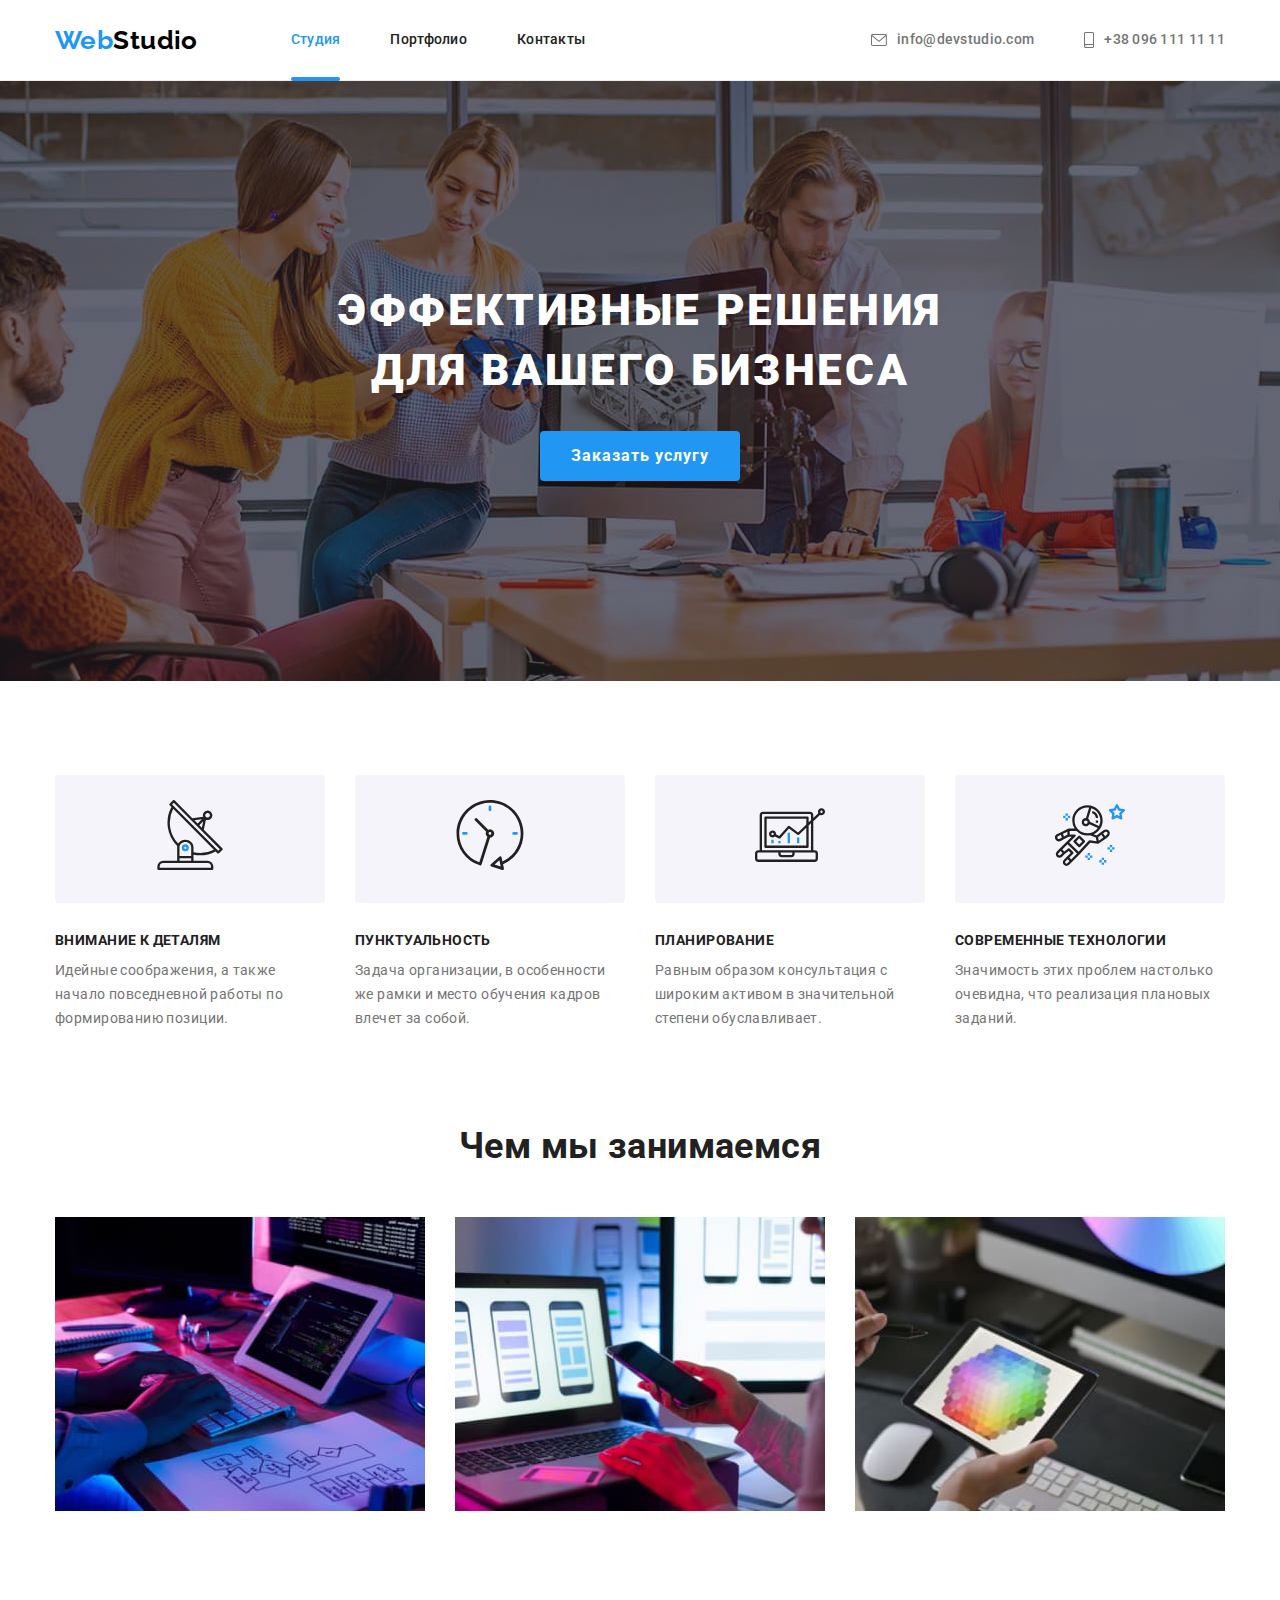
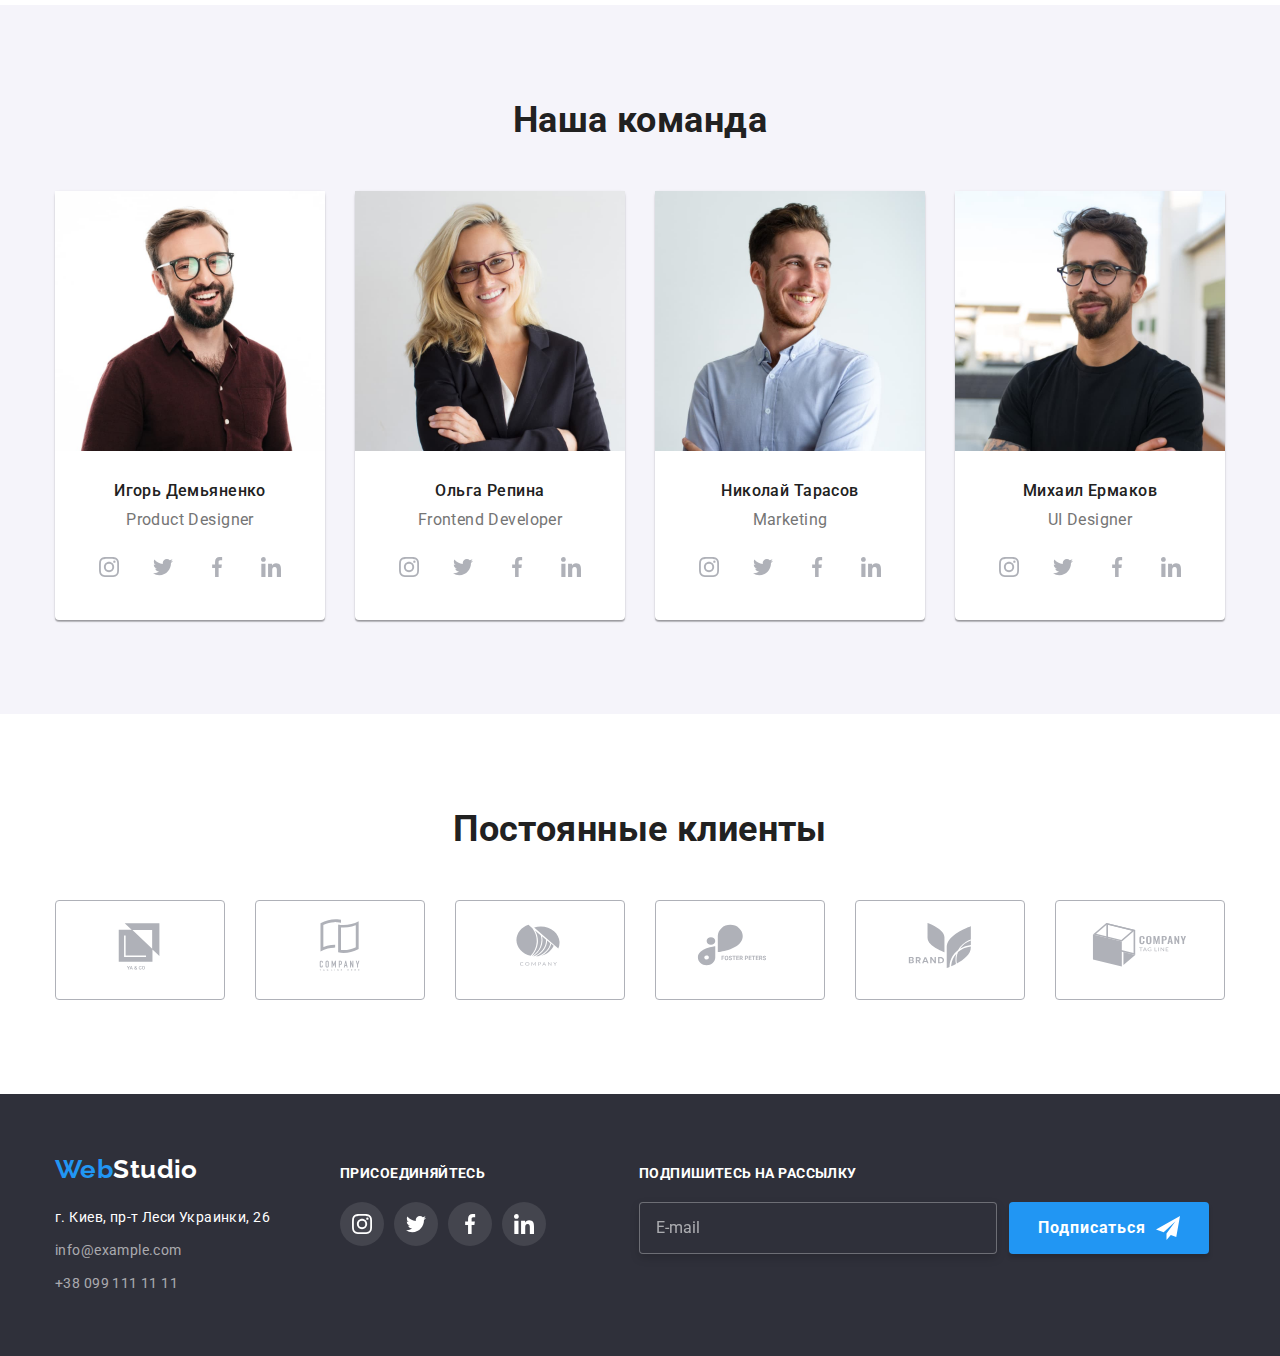
<file: index.html>
<!DOCTYPE html>
<html lang="ru">
  <head>
    <meta charset="UTF-8" />
    <meta http-equiv="X-UA-Compatible" content="IE=edge" />
    <meta name="viewport" content="width=device-width, initial-scale=1.0" />
    <title>Студия</title>
    <!-- <link
      href="https://fonts.googleapis.com/css2?family=Raleway:wght@700&family=Roboto:wght@400;500;700;900&display=swap"
      rel="stylesheet"
    /> -->
    <link rel="stylesheet" href="./css/index.min.css" />
  </head>
  <body>
    <!-- Шапка сайта -->
    <header class="header">
      <div class="container flex">
        <!-- Меню навигации -->
        <nav class="header__nav">
          <a href="./index.html" class="header__logo logo link"
            >Web<span class="logo__text">Studio</span></a
          >
          <ul class="header__list list">
            <li class="header__item">
              <a
                href="./index.html"
                class="header__link header__link--current link"
                aria-current="page"
                >Студия</a
              >
            </li>
            <li class="header__item">
              <a href="./portfolio.html" class="header__link link">Портфолио</a>
            </li>
            <li class="header__item">
              <a href="" class="header__link link">Контакты</a>
            </li>
          </ul>
        </nav>
        <!-- Контакты -->
        <ul class="header__list header__list--contacts list">
          <li class="header__item">
            <a href="mailto:info@devstudio.com" class="header__link header__link--contacts link">
              <svg class="header__icon" width="16" height="12">
                <use href="./images/icons.svg#icon-envelope"></use>
              </svg>
              info@devstudio.com</a
            >
          </li>
          <li class="header__item">
            <a href="tel:+380961111111" class="header__link header__link--contacts link">
              <svg class="header__icon" width="10" height="16">
                <use href="./images/icons.svg#icon-smartphone"></use>
              </svg>
              +38 096 111 11 11</a
            >
          </li>
        </ul>
      </div>
    </header>
    <!-- Основная часть -->
    <main>
      <!-- Герой -->
      <section class="hero">
        <div class="container">
          <h1 class="hero__title">Эффективные решения для вашего бизнеса</h1>
          <button class="hero__button" type="button" data-modal-open>Заказать услугу</button>
          <!-- data-modal-open - на кнопку открытия модального окна. -->
        </div>
      </section>
      <!-- Особенности -->
      <section class="feature section">
        <div class="container">
          <h2 class="visually-hidden">Особенности</h2>
          <ul class="feature__list list">
            <li class="feature__item">
              <div class="feature__icon">
                <svg width="70" height="70">
                  <use href="./images/icons.svg#icon-antenna"></use>
                </svg>
              </div>
              <h3 class="feature__subtitle">Внимание к деталям</h3>
              <p>
                Идейные соображения, а также начало повседневной работы по формированию позиции.
              </p>
            </li>
            <li class="feature__item">
              <div class="feature__icon">
                <svg width="70" height="70">
                  <use href="./images/icons.svg#icon-clock"></use>
                </svg>
              </div>
              <h3 class="feature__subtitle">Пунктуальность</h3>
              <p>
                Задача организации, в особенности же рамки и место обучения кадров влечет за собой.
              </p>
            </li>
            <li class="feature__item">
              <div class="feature__icon">
                <svg width="70" height="70">
                  <use href="./images/icons.svg#icon-diagram"></use>
                </svg>
              </div>
              <h3 class="feature__subtitle">Планирование</h3>
              <p>
                Равным образом консультация с широким активом в значительной степени обуславливает.
              </p>
            </li>
            <li class="feature__item">
              <div class="feature__icon">
                <svg width="70" height="70">
                  <use href="./images/icons.svg#icon-astronaut"></use>
                </svg>
              </div>
              <h3 class="feature__subtitle">Современные технологии</h3>
              <p>Значимость этих проблем настолько очевидна, что реализация плановых заданий.</p>
            </li>
          </ul>
        </div>
      </section>
      <!-- Чем мы занимаемся -->
      <section class="what section">
        <div class="container">
          <h2 class="title">Чем мы занимаемся</h2>
          <ul class="what__list list">
            <li class="what__item">
              <div class="what__card">
                <img
                  class="what__image image"
                  src="./images/doings/box1.jpg"
                  alt="Десктопные приложения"
                  width="370"
                  height="294"
                />
                <div class="what__back">
                  <img
                    class="what__image image"
                    src="./images/doings/box1.jpg"
                    alt="Десктопные приложения"
                    width="370"
                    height="294"
                  />
                  <p class="what__label">Десктопные приложения</p>
                </div>
              </div>
            </li>
            <li class="what__item">
              <div class="what__card">
                <img
                  class="what__image image"
                  src="./images/doings/box2.jpg"
                  alt="Мобильные приложения"
                  width="370"
                  height="294"
                />
                <div class="what__back">
                  <img
                    class="what__image image"
                    src="./images/doings/box2.jpg"
                    alt="Мобильные приложения"
                    width="370"
                    height="294"
                  />
                  <p class="what__label">Мобильные приложения</p>
                </div>
              </div>
            </li>
            <li class="what__item">
              <div class="what__card">
                <img
                  class="what__image image"
                  src="./images/doings/box3.jpg"
                  alt="Дизайнерские решения"
                  width="370"
                  height="294"
                />
                <div class="what__back">
                  <img
                    class="what__image image"
                    src="./images/doings/box3.jpg"
                    alt="Дизайнерские решения"
                    width="370"
                    height="294"
                  />
                  <p class="what__label">Дизайнерские решения</p>
                </div>
              </div>
            </li>
          </ul>
        </div>
      </section>
      <!-- Наша команда -->
      <section class="team section">
        <div class="container">
          <h2 class="title">Наша команда</h2>
          <ul class="team__list list">
            <li class="team__item">
              <img
                class="image"
                src="./images/team/teamcard1.jpg"
                alt="Игорь Демьяненко"
                width="270"
                height="260"
              />
              <h3 class="team__subtitle">Игорь Демьяненко</h3>
              <p lang="en">Product Designer</p>
              <ul class="team__social social list">
                <li class="social__item">
                  <a
                    href=""
                    class="social__link link"
                    target="_blank"
                    rel="noopener noreferrer"
                    aria-label="Инстаграм"
                  >
                    <svg class="social__icon" width="20" height="20">
                      <use href="./images/icons.svg#icon-instagram"></use>
                    </svg>
                  </a>
                </li>
                <li class="social__item">
                  <a
                    href=""
                    class="social__link link"
                    target="_blank"
                    rel="noopener noreferrer"
                    aria-label="Твиттер"
                  >
                    <svg class="social__icon" width="20" height="20">
                      <use href="./images/icons.svg#icon-twitter"></use>
                    </svg>
                  </a>
                </li>
                <li class="social__item">
                  <a
                    href=""
                    class="social__link link"
                    target="_blank"
                    rel="noopener noreferrer"
                    aria-label="Фейсбук"
                  >
                    <svg class="social__icon" width="20" height="20">
                      <use href="./images/icons.svg#icon-facebook"></use>
                    </svg>
                  </a>
                </li>
                <li class="social__item">
                  <a
                    href=""
                    class="social__link link"
                    target="_blank"
                    rel="noopener noreferrer"
                    aria-label="Линкедин"
                  >
                    <svg class="social__icon" width="20" height="20">
                      <use href="./images/icons.svg#icon-linkedin"></use>
                    </svg>
                  </a>
                </li>
              </ul>
            </li>
            <li class="team__item">
              <img
                class="image"
                src="./images/team/teamcard2.jpg"
                alt="Ольга Репина"
                width="270"
                height="260"
              />
              <h3 class="team__subtitle">Ольга Репина</h3>
              <p lang="en">Frontend Developer</p>
              <ul class="team__social social list">
                <li class="social__item">
                  <a
                    href=""
                    class="social__link link"
                    target="_blank"
                    rel="noopener noreferrer"
                    aria-label="Инстаграм"
                  >
                    <svg class="social__icon" width="20" height="20">
                      <use href="./images/icons.svg#icon-instagram"></use>
                    </svg>
                  </a>
                </li>
                <li class="social__item">
                  <a
                    href=""
                    class="social__link link"
                    target="_blank"
                    rel="noopener noreferrer"
                    aria-label="Твиттер"
                  >
                    <svg class="social__icon" width="20" height="20">
                      <use href="./images/icons.svg#icon-twitter"></use>
                    </svg>
                  </a>
                </li>
                <li class="social__item">
                  <a
                    href=""
                    class="social__link link"
                    target="_blank"
                    rel="noopener noreferrer"
                    aria-label="Фейсбук"
                  >
                    <svg class="social__icon" width="20" height="20">
                      <use href="./images/icons.svg#icon-facebook"></use>
                    </svg>
                  </a>
                </li>
                <li class="social__item">
                  <a
                    href=""
                    class="social__link link"
                    target="_blank"
                    rel="noopener noreferrer"
                    aria-label="Линкедин"
                  >
                    <svg class="social__icon" width="20" height="20">
                      <use href="./images/icons.svg#icon-linkedin"></use>
                    </svg>
                  </a>
                </li>
              </ul>
            </li>
            <li class="team__item">
              <img
                class="image"
                src="./images/team/teamcard3.jpg"
                alt="Николай Тарасов"
                width="270"
                height="260"
              />
              <h3 class="team__subtitle">Николай Тарасов</h3>
              <p lang="en">Marketing</p>
              <ul class="team__social social list">
                <li class="social__item">
                  <a
                    href=""
                    class="social__link link"
                    target="_blank"
                    rel="noopener noreferrer"
                    aria-label="Инстаграм"
                  >
                    <svg class="social__icon" width="20" height="20">
                      <use href="./images/icons.svg#icon-instagram"></use>
                    </svg>
                  </a>
                </li>
                <li class="social__item">
                  <a
                    href=""
                    class="social__link link"
                    target="_blank"
                    rel="noopener noreferrer"
                    aria-label="Твиттер"
                  >
                    <svg class="social__icon" width="20" height="20">
                      <use href="./images/icons.svg#icon-twitter"></use>
                    </svg>
                  </a>
                </li>
                <li class="social__item">
                  <a
                    href=""
                    class="social__link link"
                    target="_blank"
                    rel="noopener noreferrer"
                    aria-label="Фейсбук"
                  >
                    <svg class="social__icon" width="20" height="20">
                      <use href="./images/icons.svg#icon-facebook"></use>
                    </svg>
                  </a>
                </li>
                <li class="social__item">
                  <a
                    href=""
                    class="social__link link"
                    target="_blank"
                    rel="noopener noreferrer"
                    aria-label="Линкедин"
                  >
                    <svg class="social__icon" width="20" height="20">
                      <use href="./images/icons.svg#icon-linkedin"></use>
                    </svg>
                  </a>
                </li>
              </ul>
            </li>
            <li class="team__item">
              <img
                class="image"
                src="./images/team/teamcard4.jpg"
                alt="Михаил Ермаков"
                width="270"
                height="260"
              />
              <h3 class="team__subtitle">Михаил Ермаков</h3>
              <p lang="en">UI Designer</p>
              <ul class="team__social social list">
                <li class="social__item">
                  <a
                    href=""
                    class="social__link link"
                    target="_blank"
                    rel="noopener noreferrer"
                    aria-label="Инстаграм"
                  >
                    <svg class="social__icon" width="20" height="20">
                      <use href="./images/icons.svg#icon-instagram"></use>
                    </svg>
                  </a>
                </li>
                <li class="social__item">
                  <a
                    href=""
                    class="social__link link"
                    target="_blank"
                    rel="noopener noreferrer"
                    aria-label="Твиттер"
                  >
                    <svg class="social__icon" width="20" height="20">
                      <use href="./images/icons.svg#icon-twitter"></use>
                    </svg>
                  </a>
                </li>
                <li class="social__item">
                  <a
                    href=""
                    class="social__link link"
                    target="_blank"
                    rel="noopener noreferrer"
                    aria-label="Фейсбук"
                  >
                    <svg class="social__icon" width="20" height="20">
                      <use href="./images/icons.svg#icon-facebook"></use>
                    </svg>
                  </a>
                </li>
                <li class="social__item">
                  <a
                    href=""
                    class="social__link link"
                    target="_blank"
                    rel="noopener noreferrer"
                    aria-label="Линкедин"
                  >
                    <svg class="social__icon" width="20" height="20">
                      <use href="./images/icons.svg#icon-linkedin"></use>
                    </svg>
                  </a>
                </li>
              </ul>
            </li>
          </ul>
        </div>
      </section>
      <!-- Постоянные клиенты -->
      <section class="clients section">
        <div class="container">
          <h2 class="clients__title title">Постоянные клиенты</h2>
          <ul class="clients__list list">
            <li class="clients__item">
              <a class="clients__link link" href="" target="_blank" rel="noopener noreferrer">
                <svg class="clients__icon" width="106" height="60">
                  <use href="./images/icons.svg#icon-Logo1"></use>
                </svg>
              </a>
            </li>
            <li class="clients__item">
              <a class="clients__link link" href="" target="_blank" rel="noopener noreferrer">
                <svg class="clients__icon" width="106" height="60">
                  <use href="./images/icons.svg#icon-Logo2"></use>
                </svg>
              </a>
            </li>
            <li class="clients__item">
              <a class="clients__link link" href="" target="_blank" rel="noopener noreferrer">
                <svg class="clients__icon" width="106" height="60">
                  <use href="./images/icons.svg#icon-Logo3"></use>
                </svg>
              </a>
            </li>
            <li class="clients__item">
              <a class="clients__link link" href="" target="_blank" rel="noopener noreferrer">
                <svg class="clients__icon" width="106" height="60">
                  <use href="./images/icons.svg#icon-Logo4"></use>
                </svg>
              </a>
            </li>
            <li class="clients__item">
              <a class="clients__link link" href="" target="_blank" rel="noopener noreferrer">
                <svg class="clients__icon" width="106" height="60">
                  <use href="./images/icons.svg#icon-Logo5"></use>
                </svg>
              </a>
            </li>
            <li class="clients__item">
              <a class="clients__link link" href="" target="_blank" rel="noopener noreferrer">
                <svg class="clients__icon" width="106" height="60">
                  <use href="./images/icons.svg#icon-Logo6"></use>
                </svg>
              </a>
            </li>
          </ul>
        </div>
      </section>
    </main>
    <!-- Футер -->
    <footer class="footer">
      <div class="container flex">
        <!-- Блок адреса -->
        <div>
          <a href="./index.html" class="link logo">Web<span class="footer__text">Studio</span></a>
          <address class="footer__address">
            <p class="footer__text">г. Киев, пр-т Леси Украинки, 26</p>
            <a href="mailto:info@example.com" class="footer__link link">info@example.com</a>
            <a href="tel:+380991111111" class="footer__link link">+38 099 111 11 11</a>
          </address>
        </div>
        <!-- Присоединяйтесь -->
        <section class="join">
          <h2 class="footer__title">Присоединяйтесь</h2>
          <ul class="social list">
            <li class="social__item">
              <a
                href=""
                class="social__link social__link--join link"
                target="_blank"
                rel="noopener noreferrer"
                aria-label="Инстаграм"
              >
                <svg class="social__icon" width="20" height="20">
                  <use href="./images/icons.svg#icon-instagram"></use>
                </svg>
              </a>
            </li>
            <li class="social__item">
              <a
                href=""
                class="social__link social__link--join link"
                target="_blank"
                rel="noopener noreferrer"
                aria-label="Твиттер"
              >
                <svg class="social__icon" width="20" height="20">
                  <use href="./images/icons.svg#icon-twitter"></use>
                </svg>
              </a>
            </li>
            <li class="social__item">
              <a
                href=""
                class="social__link social__link--join link"
                target="_blank"
                rel="noopener noreferrer"
                aria-label="Фейсбук"
              >
                <svg class="social__icon" width="20" height="20">
                  <use href="./images/icons.svg#icon-facebook"></use>
                </svg>
              </a>
            </li>
            <li class="social__item">
              <a
                href=""
                class="social__link social__link--join link"
                target="_blank"
                rel="noopener noreferrer"
                aria-label="Линкедин"
              >
                <svg class="social__icon" width="20" height="20">
                  <use href="./images/icons.svg#icon-linkedin"></use>
                </svg>
              </a>
            </li>
          </ul>
        </section>
        <!-- Подпишитесь -->
        <section class="subscribe">
          <h2 class="footer__title">Подпишитесь на рассылку</h2>
          <form class="subscribe__form" name="subscribe">
            <label>
              <input
                class="subscribe__input"
                type="email"
                name="subscribe-email"
                placeholder="E-mail"
              />
            </label>
            <button class="subscribe__button" type="submit">
              Подписаться
              <svg class="subscribe__icon" width="24" height="24">
                <use href="./images/icons.svg#icon-send"></use>
              </svg>
            </button>
          </form>
        </section>
      </div>
    </footer>
    <!-- Модальное окно -->
    <div class="backdrop is-hidden" data-modal>
      <div class="modal">
        <p class="modal__title">Оставьте свои данные, мы вам перезвоним</p>
        <!-- Форма -->
        <form class="modal__form" name="callback">
          <label class="modal__item">
            <span class="modal__label">Имя</span>
            <input type="text" class="modal__input" name="name" placeholder=" " />
            <svg class="modal__icon" width="18" height="18">
              <use href="./images/icons.svg#icon-person"></use>
            </svg>
          </label>
          <label class="modal__item">
            <span class="modal__label">Телефон</span>
            <input type="tel" class="modal__input" name="phone-number" placeholder=" " />
            <svg class="modal__icon" width="18" height="18">
              <use href="./images/icons.svg#icon-phone"></use>
            </svg>
          </label>
          <label class="modal__item">
            <span class="modal__label">Почта</span>
            <input type="email" class="modal__input" name="email" placeholder=" " />
            <svg class="modal__icon" width="18" height="18">
              <use href="./images/icons.svg#icon-email"></use>
            </svg>
          </label>
          <label class="modal__item">
            <span class="modal__label">Комментарий</span>
            <textarea class="modal__textarea" name="comment" placeholder="Введите текст"></textarea>
          </label>
          <!-- Принять условия -->
          <label class="accept__item">
            <input type="checkbox" class="accept__input visually-hidden" name="accept" required />
            <span class="accept__checkbox">
              <svg class="accept__icon" width="16" height="15">
                <use href="./images/icons.svg#icon-check"></use>
              </svg>
            </span>
            <span class="accept__label"
              >Соглашаюсь с рассылкой и принимаю
              <a class="accept__link" href="" target="_blank">Условия договора</a>
            </span>
          </label>
          <button class="modal__accept" type="submit">Отправить</button>
        </form>
        <!-- Кнопка закрытия -->
        <button class="modal__close" type="button" data-modal-close>
          <svg class="icon" width="18" height="18">
            <use href="./images/icons.svg#icon-close"></use>
          </svg>
        </button>
        <!-- data-modal-close - на кнопку закрытия модального окна. -->
      </div>
    </div>
    <script src="./js/modal.js"></script>
  </body>
</html>
</file>
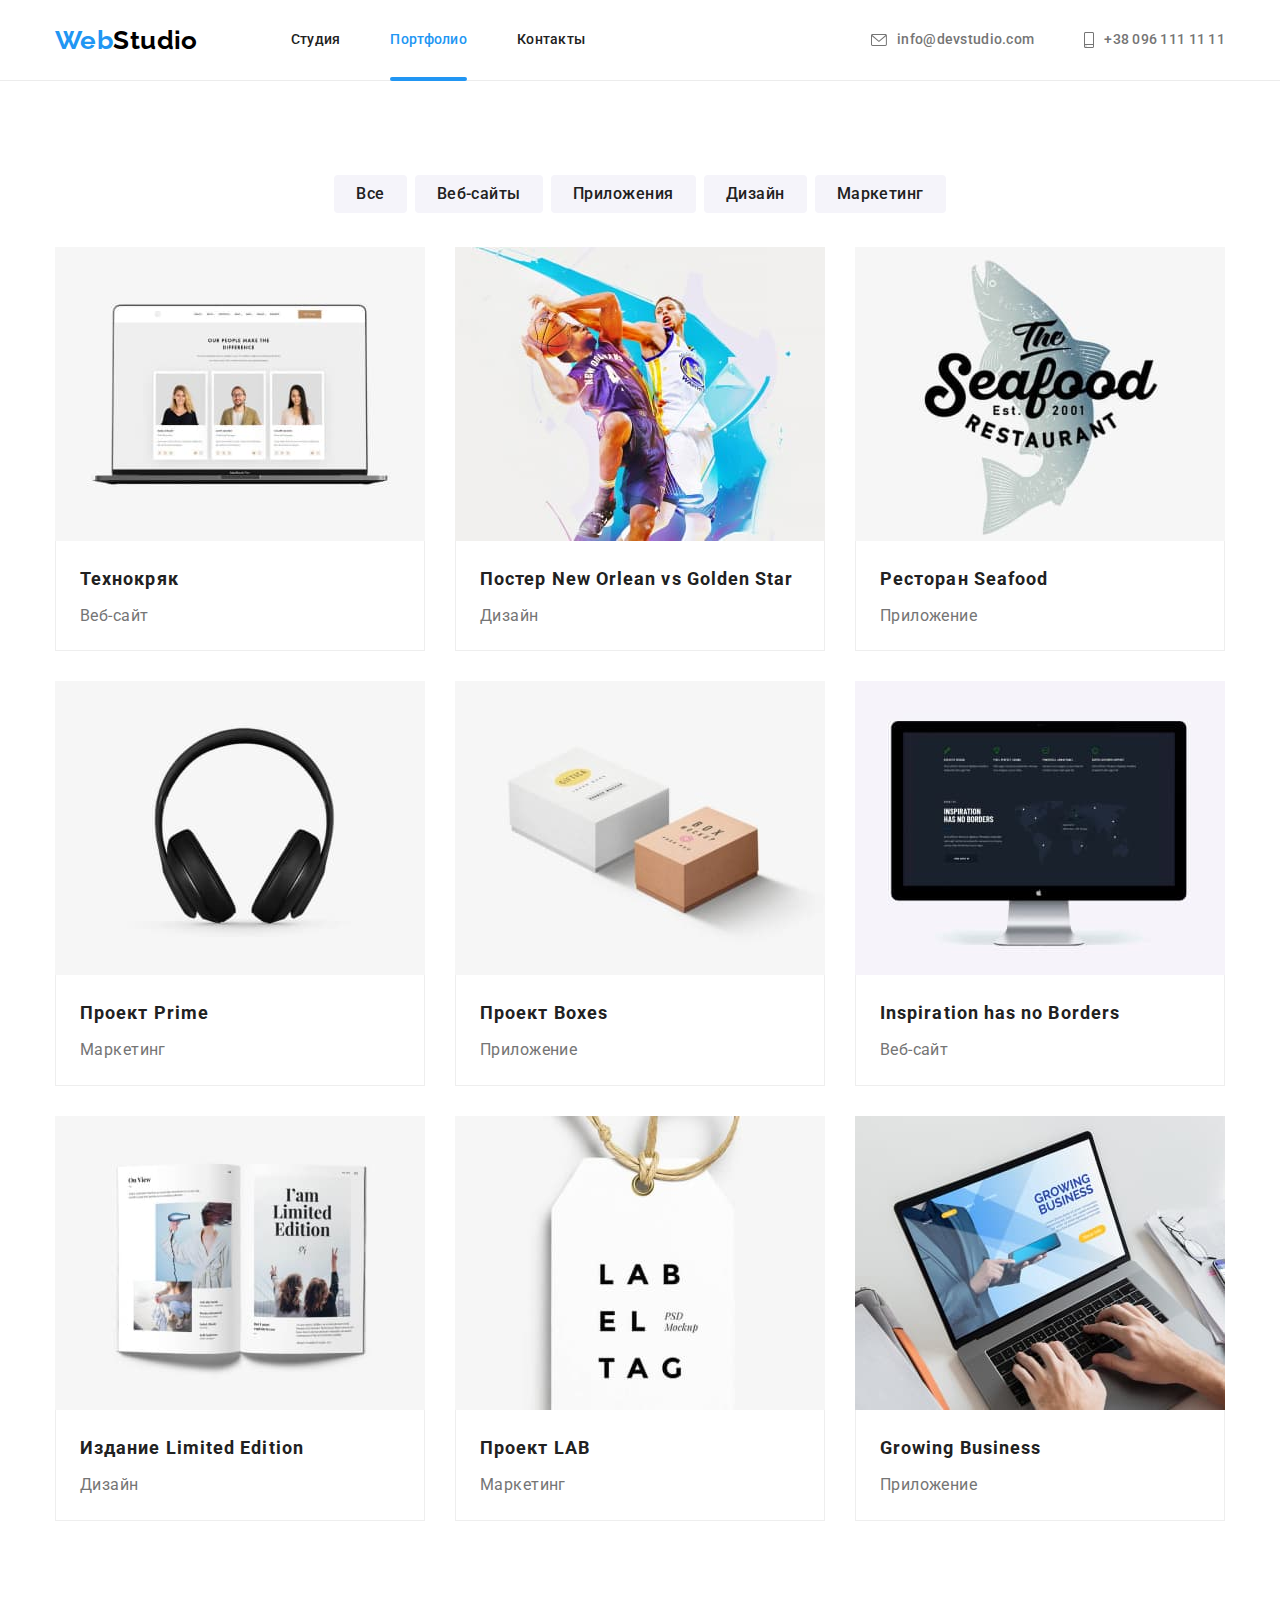
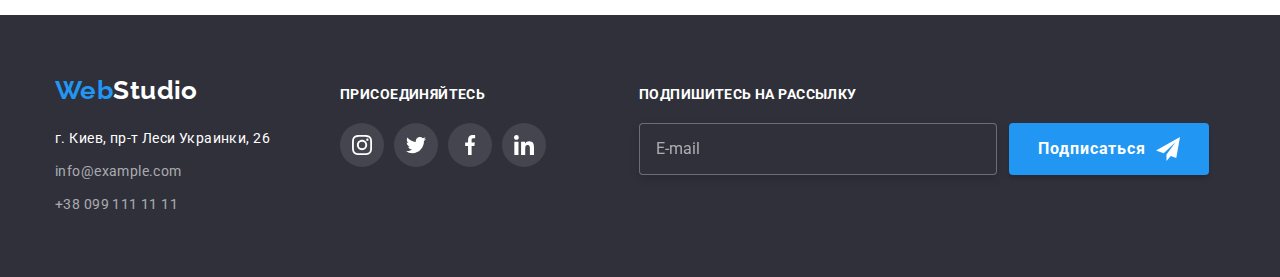
<file: portfolio.html>
<!DOCTYPE html>
<html lang="ru">
  <head>
    <meta charset="UTF-8" />
    <meta http-equiv="X-UA-Compatible" content="IE=edge" />
    <meta name="viewport" content="width=device-width, initial-scale=1.0" />
    <title>Портфолио</title>
    <!-- <link
      href="https://fonts.googleapis.com/css2?family=Raleway:wght@700&family=Roboto:wght@400;500;700;900&display=swap"
      rel="stylesheet"
    /> -->
    <link rel="stylesheet" href="./css/portfolio.min.css" />
  </head>
  <body>
    <!-- Шапка сайта -->
    <header class="header">
      <div class="container flex">
        <!-- Меню навигации -->
        <nav class="header__nav">
          <a href="./index.html" class="header__logo logo link"
            >Web<span class="logo__text">Studio</span></a
          >
          <ul class="header__list list">
            <li class="header__item">
              <a href="./index.html" class="header__link link">Студия</a>
            </li>
            <li class="header__item">
              <a
                href="./portfolio.html"
                class="header__link header__link--current link"
                aria-current="page"
                >Портфолио</a
              >
            </li>
            <li class="header__item">
              <a href="" class="header__link link">Контакты</a>
            </li>
          </ul>
        </nav>
        <!-- Контакты -->
        <ul class="header__list header__list--contacts list">
          <li class="header__item">
            <a href="mailto:info@devstudio.com" class="header__link header__link--contacts link">
              <svg class="header__icon" width="16" height="12">
                <use href="./images/icons.svg#icon-envelope"></use>
              </svg>
              info@devstudio.com</a
            >
          </li>
          <li class="header__item">
            <a href="tel:+380961111111" class="header__link header__link--contacts link">
              <svg class="header__icon" width="10" height="16">
                <use href="./images/icons.svg#icon-smartphone"></use>
              </svg>
              +38 096 111 11 11</a
            >
          </li>
        </ul>
      </div>
    </header>
    <!-- Портфолио -->
    <main>
      <section class="section">
        <div class="container">
          <h1 class="visually-hidden">Портфолио</h1>
          <!-- Фильтр -->
          <ul class="filter list">
            <li class="filter__item">
              <button class="filter__button" type="button">Все</button>
            </li>
            <li class="filter__item">
              <button class="filter__button" type="button">Веб-сайты</button>
            </li>
            <li class="filter__item">
              <button class="filter__button" type="button">Приложения</button>
            </li>
            <li class="filter__item">
              <button class="filter__button" type="button">Дизайн</button>
            </li>
            <li class="filter__item">
              <button class="filter__button" type="button">Маркетинг</button>
            </li>
          </ul>
          <!--Собственно портфолио -->
          <ul class="portfolio list">
            <li class="portfolio__item">
              <a href="" class="portfolio__link link" target="_blank" rel="noopener noreferrer">
                <div class="thumb">
                  <img
                    class="image"
                    src="./images/portfolio/project1.jpg"
                    alt="Технокряк"
                    width="370"
                    height="294"
                  />
                  <p class="portfolio__description">
                    Технокряк это современная площадка распространения коронавируса. Компании
                    используют эту платформу для цифрового шпионажа и атак на защищённые сервера
                    конкурентов.
                  </p>
                </div>
                <div class="portfolio__bottom">
                  <h2 class="portfolio__subtitle">Технокряк</h2>
                  <p class="portfolio__text">Веб-сайт</p>
                </div>
              </a>
            </li>
            <li class="portfolio__item">
              <a href="" class="portfolio__link link" target="_blank" rel="noopener noreferrer">
                <div class="thumb">
                  <img
                    class="image"
                    src="./images/portfolio/project2.jpg"
                    alt="Постер New Orlean vs Golden Star"
                    width="370"
                    height="294"
                  />
                  <p class="portfolio__description">
                    Lorem ipsum dolor sit amet consectetur adipisicing elit. Temporibus veritatis ex
                    qui incidunt repellendus voluptatum nobis nostrum nihil quae libero?
                  </p>
                </div>
                <div class="portfolio__bottom">
                  <h2 class="portfolio__subtitle">Постер New Orlean vs Golden Star</h2>
                  <p class="portfolio__text">Дизайн</p>
                </div>
              </a>
            </li>
            <li class="portfolio__item">
              <a href="" class="portfolio__link link" target="_blank" rel="noopener noreferrer">
                <div class="thumb">
                  <img
                    class="image"
                    src="./images/portfolio/project3.jpg"
                    alt="Ресторан Seafood"
                    width="370"
                    height="294"
                  />
                  <p class="portfolio__description">
                    Lorem ipsum, dolor sit amet consectetur adipisicing elit. Molestiae, ducimus?
                    Id, voluptatibus eos doloremque sit sapiente dignissimos repudiandae non soluta!
                  </p>
                </div>
                <div class="portfolio__bottom">
                  <h2 class="portfolio__subtitle">Ресторан Seafood</h2>
                  <p class="portfolio__text">Приложение</p>
                </div>
              </a>
            </li>
            <li class="portfolio__item">
              <a href="" class="portfolio__link link" target="_blank" rel="noopener noreferrer">
                <div class="thumb">
                  <img
                    class="image"
                    src="./images/portfolio/project4.jpg"
                    alt="Проект Prime"
                    width="370"
                    height="294"
                  />
                  <p class="portfolio__description">
                    Lorem, ipsum dolor sit amet consectetur adipisicing elit. Earum architecto velit
                    eligendi veritatis ducimus neque voluptatem animi dolores dignissimos provident.
                  </p>
                </div>
                <div class="portfolio__bottom">
                  <h2 class="portfolio__subtitle">Проект Prime</h2>
                  <p class="portfolio__text">Маркетинг</p>
                </div>
              </a>
            </li>
            <li class="portfolio__item">
              <a href="" class="portfolio__link link" target="_blank" rel="noopener noreferrer">
                <div class="thumb">
                  <img
                    class="image"
                    src="./images/portfolio/project5.jpg"
                    alt="Проект Boxes"
                    width="370"
                    height="294"
                  />
                  <p class="portfolio__description">
                    Lorem ipsum dolor sit amet consectetur adipisicing elit. Modi non cupiditate
                    explicabo nihil expedita distinctio quis, dolorem excepturi corrupti facilis?
                  </p>
                </div>
                <div class="portfolio__bottom">
                  <h2 class="portfolio__subtitle">Проект Boxes</h2>
                  <p class="portfolio__text">Приложение</p>
                </div>
              </a>
            </li>
            <li class="portfolio__item">
              <a href="" class="portfolio__link link" target="_blank" rel="noopener noreferrer">
                <div class="thumb">
                  <img
                    class="image"
                    src="./images/portfolio/project6.jpg"
                    alt="Inspiration has no Borders"
                    width="370"
                    height="294"
                  />
                  <p class="portfolio__description">
                    Lorem ipsum dolor sit amet consectetur, adipisicing elit. Facere iusto minima
                    adipisci magni voluptatum qui dolore odit eaque nihil. Reprehenderit.
                  </p>
                </div>
                <div class="portfolio__bottom">
                  <h2 class="portfolio__subtitle">Inspiration has no Borders</h2>
                  <p class="portfolio__text">Веб-сайт</p>
                </div>
              </a>
            </li>
            <li class="portfolio__item">
              <a href="" class="portfolio__link link" target="_blank" rel="noopener noreferrer">
                <div class="thumb">
                  <img
                    class="image"
                    src="./images/portfolio/project7.jpg"
                    alt="Издание Limited Edition"
                    width="370"
                    height="294"
                  />
                  <p class="portfolio__description">
                    Lorem ipsum dolor sit amet consectetur adipisicing elit. Obcaecati vero id modi
                    temporibus. Voluptate, quam in culpa consequatur aspernatur dolorum.
                  </p>
                </div>
                <div class="portfolio__bottom">
                  <h2 class="portfolio__subtitle">Издание Limited Edition</h2>
                  <p class="portfolio__text">Дизайн</p>
                </div>
              </a>
            </li>
            <li class="portfolio__item">
              <a href="" class="portfolio__link link" target="_blank" rel="noopener noreferrer">
                <div class="thumb">
                  <img
                    class="image"
                    src="./images/portfolio/project8.jpg"
                    alt="Проект LAB"
                    width="370"
                    height="294"
                  />
                  <p class="portfolio__description">
                    Lorem ipsum dolor sit amet consectetur adipisicing elit. Culpa enim repudiandae
                    quidem quas sequi molestias architecto quo porro nostrum tempore.
                  </p>
                </div>
                <div class="portfolio__bottom">
                  <h2 class="portfolio__subtitle">Проект LAB</h2>
                  <p class="portfolio__text">Маркетинг</p>
                </div>
              </a>
            </li>
            <li class="portfolio__item">
              <a href="" class="portfolio__link link" target="_blank" rel="noopener noreferrer">
                <div class="thumb">
                  <img
                    class="image"
                    src="./images/portfolio/project9.jpg"
                    alt="Growing Business"
                    width="370"
                    height="294"
                  />
                  <p class="portfolio__description">
                    Lorem ipsum dolor sit amet consectetur adipisicing elit. Impedit eius provident
                    consequuntur perferendis quod earum expedita ab vero quae praesentium.
                  </p>
                </div>
                <div class="portfolio__bottom">
                  <h2 class="portfolio__subtitle">Growing Business</h2>
                  <p class="portfolio__text">Приложение</p>
                </div>
              </a>
            </li>
          </ul>
        </div>
      </section>
    </main>
    <!-- Футер -->
    <footer class="footer">
      <div class="container flex">
        <!-- Блок адреса -->
        <div>
          <a href="./index.html" class="link logo">Web<span class="footer__text">Studio</span></a>
          <address class="footer__address">
            <p class="footer__text">г. Киев, пр-т Леси Украинки, 26</p>
            <a href="mailto:info@example.com" class="footer__link link">info@example.com</a>
            <a href="tel:+380991111111" class="footer__link link">+38 099 111 11 11</a>
          </address>
        </div>
        <!-- Присоединяйтесь -->
        <section class="join">
          <h2 class="footer__title">Присоединяйтесь</h2>
          <ul class="social list">
            <li class="social__item">
              <a
                href=""
                class="social__link social__link--join link"
                target="_blank"
                rel="noopener noreferrer"
                aria-label="Инстаграм"
              >
                <svg class="social__icon" width="20" height="20">
                  <use href="./images/icons.svg#icon-instagram"></use>
                </svg>
              </a>
            </li>
            <li class="social__item">
              <a
                href=""
                class="social__link social__link--join link"
                target="_blank"
                rel="noopener noreferrer"
                aria-label="Твиттер"
              >
                <svg class="social__icon" width="20" height="20">
                  <use href="./images/icons.svg#icon-twitter"></use>
                </svg>
              </a>
            </li>
            <li class="social__item">
              <a
                href=""
                class="social__link social__link--join link"
                target="_blank"
                rel="noopener noreferrer"
                aria-label="Фейсбук"
              >
                <svg class="social__icon" width="20" height="20">
                  <use href="./images/icons.svg#icon-facebook"></use>
                </svg>
              </a>
            </li>
            <li class="social__item">
              <a
                href=""
                class="social__link social__link--join link"
                target="_blank"
                rel="noopener noreferrer"
                aria-label="Линкедин"
              >
                <svg class="social__icon" width="20" height="20">
                  <use href="./images/icons.svg#icon-linkedin"></use>
                </svg>
              </a>
            </li>
          </ul>
        </section>
        <!-- Подпишитесь -->
        <section class="subscribe">
          <h2 class="footer__title">Подпишитесь на рассылку</h2>
          <form class="subscribe__form" name="subscribe">
            <label>
              <input
                class="subscribe__input"
                type="email"
                name="subscribe-email"
                placeholder="E-mail"
              />
            </label>
            <button class="subscribe__button" type="submit">
              Подписаться
              <svg class="subscribe__icon" width="24" height="24">
                <use href="./images/icons.svg#icon-send"></use>
              </svg>
            </button>
          </form>
        </section>
      </div>
    </footer>
  </body>
</html>
</file>
<file: css/index.min.css>
@import url("https://fonts.googleapis.com/css2?family=Raleway:wght@700&family=Roboto:wght@400;500;700;900&display=swap");:root{--column-number: 3;--gap-size: 30px;--scrollbarBG: #cfd8dc;--thumbBG: #90a4ae}.list{list-style:none;padding:0}.link{text-decoration:none}.visually-hidden{position:absolute;width:1px;height:1px;margin:-1px;border:0;padding:0;clip:rect(0 0 0 0);overflow:hidden}.hero__button,.modal__accept,.subscribe__button{display:-webkit-box;display:-ms-flexbox;display:flex;-webkit-box-pack:center;-ms-flex-pack:center;justify-content:center;-webkit-box-align:center;-ms-flex-align:center;align-items:center;margin-left:auto;margin-right:auto;padding:0;min-height:50px;min-width:200px;font-size:16px;line-height:1.87;font-weight:700;letter-spacing:0.06em;border:1px solid transparent;border-radius:4px;color:#fff;background-color:#2196f3;-webkit-box-shadow:0px 4px 4px rgba(0,0,0,0.15);box-shadow:0px 4px 4px rgba(0,0,0,0.15);-webkit-transition:background-color 250ms cubic-bezier(0.4, 0, 0.2, 1);transition:background-color 250ms cubic-bezier(0.4, 0, 0.2, 1)}.hero__button:hover,.modal__accept:hover,.subscribe__button:hover,.hero__button:focus,.modal__accept:focus,.subscribe__button:focus{background-color:#188ce8}.hero__button:focus,.modal__accept:focus,.subscribe__button:focus{outline:auto}.container{width:1200px;margin-left:auto;margin-right:auto;padding-left:15px;padding-right:15px}.section{padding-top:94px;padding-bottom:94px}.image{display:block;width:100%;height:auto}.flex{display:-webkit-box;display:-ms-flexbox;display:flex}.icon,.header__icon,.modal__icon,.accept__icon,.social__icon,.clients__icon,.subscribe__icon{fill:currentColor}/*! modern-normalize v1.1.0 | MIT License | https://github.com/sindresorhus/modern-normalize */*,::before,::after{-webkit-box-sizing:border-box;box-sizing:border-box}html{line-height:1.15;-webkit-text-size-adjust:100%;-moz-tab-size:4;-o-tab-size:4;tab-size:4}body{margin:0;font-family:system-ui,-apple-system,"Segoe UI",Roboto,Helvetica,Arial,sans-serif,"Apple Color Emoji","Segoe UI Emoji"}hr{height:0;color:inherit}abbr[title]{-webkit-text-decoration:underline dotted;text-decoration:underline dotted}b,strong{font-weight:bolder}code,kbd,samp,pre{font-family:ui-monospace, SFMono-Regular, Consolas, 'Liberation Mono', Menlo, monospace;font-size:1em}small{font-size:80%}sub,sup{font-size:75%;line-height:0;position:relative;vertical-align:baseline}sub{bottom:-0.25em}sup{top:-0.5em}table{text-indent:0;border-color:inherit}button,input,optgroup,select,textarea{font-family:inherit;font-size:100%;line-height:1.15;margin:0}button,select{text-transform:none}button,[type='button'],[type='reset'],[type='submit']{-webkit-appearance:button}::-moz-focus-inner{border-style:none;padding:0}:-moz-focusring{outline:1px dotted ButtonText}:-moz-ui-invalid{box-shadow:none}legend{padding:0}progress{vertical-align:baseline}::-webkit-inner-spin-button,::-webkit-outer-spin-button{height:auto}[type='search']{-webkit-appearance:textfield;outline-offset:-2px}::-webkit-search-decoration{-webkit-appearance:none}::-webkit-file-upload-button{-webkit-appearance:button;font:inherit}summary{display:list-item}body{color:#757575;font-family:roboto, -apple-system, BlinkMacSystemFont, avenir next, avenir, segoe ui, helvetica neue, helvetica, Ubuntu, noto, arial, sans-serif;font-size:14px;line-height:1.71;letter-spacing:0.03em;scrollbar-width:thin;scrollbar-color:var(--thumbBG) var(--scrollbarBG)}body::-webkit-scrollbar{width:11px}body::-webkit-scrollbar-track{background:var(--scrollbarBG)}body::-webkit-scrollbar-thumb{background-color:var(--thumbBG);border-radius:6px;border:3px solid var(--scrollbarBG)}h1,h2,h3,ul,p{margin-top:0;margin-bottom:0}button{cursor:pointer}.header{background-color:#fff;border-bottom:1px solid #ececec}.header__nav{display:-webkit-box;display:-ms-flexbox;display:flex;-webkit-box-align:center;-ms-flex-align:center;align-items:center;margin-right:auto}.header__logo{margin-right:93px}.header__list{display:-webkit-box;display:-ms-flexbox;display:flex;font-weight:500;line-height:1.14;letter-spacing:0.02em;-webkit-box-align:center;-ms-flex-align:center;align-items:center}.header__item:not(:last-child){margin-right:50px}.header__link{display:block;padding-top:32px;padding-bottom:32px;color:#212121;-webkit-transition:color 250ms cubic-bezier(0.4, 0, 0.2, 1);transition:color 250ms cubic-bezier(0.4, 0, 0.2, 1)}.header__link:hover,.header__link:focus{color:#2196f3;outline:none}.header__link--current{position:relative;color:#2196f3}.header__link--current::after{content:'';position:absolute;left:0;bottom:-1px;width:100%;height:4px;background-color:#2196f3;border-radius:2px}.header__link--contacts{display:-webkit-inline-box;display:-ms-inline-flexbox;display:inline-flex;-webkit-box-align:center;-ms-flex-align:center;align-items:center;color:#757575}.header__icon{margin-right:10px}.logo{font-family:raleway, sans-serif;font-weight:700;font-size:26px;line-height:1.19;color:#2196f3}.logo__text{color:#000}.hero{padding-top:200px;padding-bottom:200px;max-width:1600px;min-height:600px;margin-left:auto;margin-right:auto;background-color:#c4c4c4;background-image:-webkit-gradient(linear, left top, right top, from(rgba(47,48,58,0.4)), to(rgba(47,48,58,0.4))),url("../images/hero-bg.jpg");background-image:linear-gradient(to right, rgba(47,48,58,0.4), rgba(47,48,58,0.4)),url("../images/hero-bg.jpg");background-repeat:no-repeat;background-position:center;background-size:cover;color:#fff;text-align:center}.hero__title{margin-bottom:30px;margin-left:auto;margin-right:auto;max-width:696px;font-weight:900;font-size:44px;line-height:1.36;letter-spacing:0.06em;text-transform:uppercase}.backdrop{position:fixed;top:0;left:0;width:100vw;height:100vh;z-index:1;margin-left:auto;margin-right:auto;background-color:rgba(0,0,0,0.2);opacity:1;-webkit-transition:opacity 250ms cubic-bezier(0.4, 0, 0.2, 1),visibility 250ms cubic-bezier(0.4, 0, 0.2, 1);transition:opacity 250ms cubic-bezier(0.4, 0, 0.2, 1),visibility 250ms cubic-bezier(0.4, 0, 0.2, 1);overflow-y:scroll}.backdrop.is-hidden{pointer-events:none;opacity:0;visibility:hidden}.modal{position:absolute;top:50%;left:50%;width:528px;min-height:581px;padding:40px;-webkit-transform:translate(-50%, -50%) scale(1);transform:translate(-50%, -50%) scale(1);-webkit-transition:-webkit-transform 250ms cubic-bezier(0.4, 0, 0.2, 1);transition:-webkit-transform 250ms cubic-bezier(0.4, 0, 0.2, 1);transition:transform 250ms cubic-bezier(0.4, 0, 0.2, 1);transition:transform 250ms cubic-bezier(0.4, 0, 0.2, 1), -webkit-transform 250ms cubic-bezier(0.4, 0, 0.2, 1);background-color:#fff;-webkit-box-shadow:0px 1px 3px rgba(0,0,0,0.12),0px 1px 1px rgba(0,0,0,0.14),0px 2px 1px rgba(0,0,0,0.2);box-shadow:0px 1px 3px rgba(0,0,0,0.12),0px 1px 1px rgba(0,0,0,0.14),0px 2px 1px rgba(0,0,0,0.2);border-radius:4px}.backdrop.is-hidden .modal{-webkit-transform:translate(-50%, -50%) scale(1.5);transform:translate(-50%, -50%) scale(1.5)}.modal__title{margin-bottom:12px;font-weight:700;font-size:20px;line-height:1.15;color:#212121}.modal__item{position:relative;display:block;margin-bottom:10px}.modal__label{display:block;margin-bottom:4px;font-size:12px;line-height:1.17;letter-spacing:0.01em}.modal__input{width:100%;height:40px;padding-left:42px;color:#000;border:1px solid rgba(33,33,33,0.2);border-radius:4px;-webkit-transition:border-color 250ms cubic-bezier(0.4, 0, 0.2, 1);transition:border-color 250ms cubic-bezier(0.4, 0, 0.2, 1)}.modal__input:focus,.modal__input:not(:placeholder-shown){outline:none;border-color:#2196f3}.modal__icon{position:absolute;top:50%;left:0;margin-left:12px;width:18px;height:18px;color:#212121;-webkit-transition:color 250ms cubic-bezier(0.4, 0, 0.2, 1);transition:color 250ms cubic-bezier(0.4, 0, 0.2, 1)}.modal__textarea{height:120px;width:100%;padding:12px 16px;resize:none;border:1px solid rgba(33,33,33,0.2);border-radius:4px;-webkit-transition:border-color 250ms cubic-bezier(0.4, 0, 0.2, 1);transition:border-color 250ms cubic-bezier(0.4, 0, 0.2, 1)}.modal__textarea::-webkit-input-placeholder{color:rgba(117,117,117,0.5)}.modal__textarea:-ms-input-placeholder{color:rgba(117,117,117,0.5)}.modal__textarea::-ms-input-placeholder{color:rgba(117,117,117,0.5)}.modal__textarea::placeholder{color:rgba(117,117,117,0.5)}.modal__textarea:focus,.modal__textarea:not(:placeholder-shown){outline:none;border-color:#2196f3}.modal__input:focus+.modal__icon,.modal__input:not(:placeholder-shown)+.modal__icon{color:#2196f3}.accept__item{margin-top:20px;padding-left:14px;display:-webkit-box;display:-ms-flexbox;display:flex;-webkit-box-align:center;-ms-flex-align:center;align-items:center}.accept__checkbox{margin-right:7px;width:16px;height:15px;display:-webkit-box;display:-ms-flexbox;display:flex;-webkit-box-pack:center;-ms-flex-pack:center;justify-content:center;-webkit-box-align:center;-ms-flex-align:center;align-items:center;border:2px solid #212121;border-radius:2px;color:#fff;pointer-events:none;-webkit-transition:border-color 250ms cubic-bezier(0.4, 0, 0.2, 1),background-color 250ms cubic-bezier(0.4, 0, 0.2, 1);transition:border-color 250ms cubic-bezier(0.4, 0, 0.2, 1),background-color 250ms cubic-bezier(0.4, 0, 0.2, 1)}.accept__icon{width:16px;height:15px;opacity:0;-webkit-transition:opacity 250ms cubic-bezier(0.4, 0, 0.2, 1);transition:opacity 250ms cubic-bezier(0.4, 0, 0.2, 1)}.accept__link{color:#2196f3}.accept-input:focus+.accept-checkbox{border-color:#2196f3}.accept__input:checked+.accept__checkbox{background-color:#2196f3;border-color:#2196f3}.accept__input:checked+.accept__checkbox>.accept__icon{opacity:1}.modal__accept{margin-top:30px}.modal__close{position:absolute;left:calc(100% - 8px);top:8px;-webkit-transform:translate(-100%, 0);transform:translate(-100%, 0);width:30px;height:30px;padding:5px;background-color:#fff;border-radius:50%;border:1px solid rgba(0,0,0,0.1);color:#000;-webkit-transition:color 250ms cubic-bezier(0.4, 0, 0.2, 1);transition:color 250ms cubic-bezier(0.4, 0, 0.2, 1)}.modal__close:hover,.modal__close:focus{color:#2196f3;outline:none}.feature{padding-bottom:47px}.feature__list{display:-webkit-box;display:-ms-flexbox;display:flex;gap:var(--gap-size)}.feature__item{--column-number: 4;-ms-flex-preferred-size:calc( 100% / var(--column-number) - var(--gap-size) * (var(--column-number) - 1) / var(--column-number));flex-basis:calc( 100% / var(--column-number) - var(--gap-size) * (var(--column-number) - 1) / var(--column-number))}.feature__icon{padding-left:100px;padding-right:100px;padding-top:25px;padding-bottom:25px;margin-bottom:30px;background:#f5f4fa;border-radius:4px}.feature__subtitle{margin-bottom:10px;font-weight:700;font-size:inherit;line-height:1.14;text-transform:uppercase;color:#212121}.title{margin-bottom:50px;margin-left:auto;margin-right:auto;font-weight:700;font-size:36px;line-height:1.17;text-align:center;color:#212121}.what{padding-top:47px}.what__list{display:-webkit-box;display:-ms-flexbox;display:flex;gap:var(--gap-size)}.what__item{-ms-flex-preferred-size:calc( 100% / var(--column-number) - var(--gap-size) * (var(--column-number) - 1) / var(--column-number));flex-basis:calc( 100% / var(--column-number) - var(--gap-size) * (var(--column-number) - 1) / var(--column-number));height:294px;-webkit-perspective:600px;perspective:600px}.what__card{position:relative;width:100%;height:100%;-webkit-transform-style:preserve-3d;transform-style:preserve-3d;-webkit-transition:-webkit-transform 250ms cubic-bezier(0.4, 0, 0.2, 1);transition:-webkit-transform 250ms cubic-bezier(0.4, 0, 0.2, 1);transition:transform 250ms cubic-bezier(0.4, 0, 0.2, 1);transition:transform 250ms cubic-bezier(0.4, 0, 0.2, 1), -webkit-transform 250ms cubic-bezier(0.4, 0, 0.2, 1)}.what__item:hover .what__card{-webkit-transform:rotateY(180deg);transform:rotateY(180deg)}.what__image{width:100%;height:100%;position:absolute;-webkit-backface-visibility:hidden;backface-visibility:hidden}.what__back{position:absolute;width:100%;height:100%;-webkit-transform:rotateY(180deg);transform:rotateY(180deg)}.what__label{position:absolute;left:0;top:100%;width:100%;-webkit-transform:translate(0, -100%);transform:translate(0, -100%);padding-top:27px;padding-bottom:27px;font-weight:700;line-height:1.14;text-align:center;text-transform:uppercase;color:#fff;background-color:rgba(47,48,58,0.8);opacity:0;-webkit-transition:opacity 250ms cubic-bezier(0.4, 0, 0.2, 1) 250ms;transition:opacity 250ms cubic-bezier(0.4, 0, 0.2, 1) 250ms}.what__item:hover .what__label{opacity:1}.team{background-color:#f5f4fa;font-size:16px;line-height:1.19;text-align:center}.team__list{display:-webkit-box;display:-ms-flexbox;display:flex;gap:var(--gap-size)}.team__item{--column-number: 4;-ms-flex-preferred-size:calc( 100% / var(--column-number) - var(--gap-size) * (var(--column-number) - 1) / var(--column-number));flex-basis:calc( 100% / var(--column-number) - var(--gap-size) * (var(--column-number) - 1) / var(--column-number));padding-bottom:30px;border-bottom:1px solid transparent;border-radius:4px;background-color:#fff;-webkit-box-shadow:0px 1px 3px rgba(0,0,0,0.12),0px 1px 1px rgba(0,0,0,0.14),0px 2px 1px rgba(0,0,0,0.2);box-shadow:0px 1px 3px rgba(0,0,0,0.12),0px 1px 1px rgba(0,0,0,0.14),0px 2px 1px rgba(0,0,0,0.2)}.team__subtitle{margin-top:30px;margin-bottom:10px;font-weight:500;font-size:inherit;color:#212121}.team__social{margin-top:16px;padding-left:32px;padding-right:32px}.social{display:-webkit-box;display:-ms-flexbox;display:flex;-webkit-box-pack:center;-ms-flex-pack:center;justify-content:center}.social__item:not(:last-child){margin-right:10px}.social__link{display:block;width:44px;height:44px;padding:12px;border:none;border-radius:50%;color:#afb1b8;-webkit-transition:color 250ms cubic-bezier(0.4, 0, 0.2, 1),background-color 250ms cubic-bezier(0.4, 0, 0.2, 1);transition:color 250ms cubic-bezier(0.4, 0, 0.2, 1),background-color 250ms cubic-bezier(0.4, 0, 0.2, 1)}.social__link:hover,.social__link:focus{background-color:#2196f3;color:#fff;outline:none}.social__icon{width:20px;height:20px}.clients__title{margin-bottom:50px}.clients__list{display:-webkit-box;display:-ms-flexbox;display:flex;-webkit-box-pack:center;-ms-flex-pack:center;justify-content:center;gap:var(--gap-size)}.clients__item{--column-number: 6;-ms-flex-preferred-size:calc( 100% / var(--column-number) - var(--gap-size) * (var(--column-number) - 1) / var(--column-number));flex-basis:calc( 100% / var(--column-number) - var(--gap-size) * (var(--column-number) - 1) / var(--column-number))}.clients__link{display:block;padding:15px 31px;border:1px solid #afb1b8;border-radius:4px;color:#afb1b8;-webkit-transition:color 250ms cubic-bezier(0.4, 0, 0.2, 1),border-color 250ms cubic-bezier(0.4, 0, 0.2, 1);transition:color 250ms cubic-bezier(0.4, 0, 0.2, 1),border-color 250ms cubic-bezier(0.4, 0, 0.2, 1)}.clients__link:hover,.clients__link:focus{color:#2196f3;border-color:#2196f3;outline:none}.clients__icon{width:106px;height:60px}.join{margin-left:70px;margin-right:93px;padding-top:12px;color:#fff}.social__link--join{color:#fff;background-color:rgba(255,255,255,0.1)}.subscribe{padding-top:12px;width:570px;color:#fff}.subscribe__form{display:-webkit-box;display:-ms-flexbox;display:flex}.subscribe__input{margin-right:12px;width:358px;padding-left:16px;padding-top:15px;padding-bottom:15px;border:1px solid rgba(255,255,255,0.3);border-radius:4px;background-color:#2f303a;-webkit-filter:drop-shadow(0px 4px 4px rgba(0,0,0,0.15));filter:drop-shadow(0px 4px 4px rgba(0,0,0,0.15));font-size:16px;line-height:1.25;color:inherit}.subscribe__input::-webkit-input-placeholder{color:rgba(255,255,255,0.6)}.subscribe__input:-ms-input-placeholder{color:rgba(255,255,255,0.6)}.subscribe__input::-ms-input-placeholder{color:rgba(255,255,255,0.6)}.subscribe__input::placeholder{color:rgba(255,255,255,0.6)}.subscribe__input:focus,.subscribe__input:not(:placeholder-shown){outline:none;border-color:#2196f3}.subscribe__icon{margin-left:10px;width:24px;height:24px}.footer{padding:60px 0;background-color:#2f303a}.footer__text{color:#fff;font-style:normal}.footer__address{margin-top:20px}.footer__link{display:block;margin-top:9px;color:rgba(255,255,255,0.6);font-style:normal;-webkit-transition:color 250ms cubic-bezier(0.4, 0, 0.2, 1);transition:color 250ms cubic-bezier(0.4, 0, 0.2, 1)}.footer__link:hover,.footer__link:focus{color:#2196f3;outline:none}.footer__title{margin-bottom:20px;font-size:inherit;line-height:1.14;text-transform:uppercase}
/*# sourceMappingURL=index.min.css.map */
</file>
<file: css/portfolio.min.css>
@import url("https://fonts.googleapis.com/css2?family=Raleway:wght@700&family=Roboto:wght@400;500;700;900&display=swap");:root{--column-number: 3;--gap-size: 30px;--scrollbarBG: #cfd8dc;--thumbBG: #90a4ae}.list{list-style:none;padding:0}.link{text-decoration:none}.visually-hidden{position:absolute;width:1px;height:1px;margin:-1px;border:0;padding:0;clip:rect(0 0 0 0);overflow:hidden}.subscribe__button{display:-webkit-box;display:-ms-flexbox;display:flex;-webkit-box-pack:center;-ms-flex-pack:center;justify-content:center;-webkit-box-align:center;-ms-flex-align:center;align-items:center;margin-left:auto;margin-right:auto;padding:0;min-height:50px;min-width:200px;font-size:16px;line-height:1.87;font-weight:700;letter-spacing:0.06em;border:1px solid transparent;border-radius:4px;color:#fff;background-color:#2196f3;-webkit-box-shadow:0px 4px 4px rgba(0,0,0,0.15);box-shadow:0px 4px 4px rgba(0,0,0,0.15);-webkit-transition:background-color 250ms cubic-bezier(0.4, 0, 0.2, 1);transition:background-color 250ms cubic-bezier(0.4, 0, 0.2, 1)}.subscribe__button:hover,.subscribe__button:focus{background-color:#188ce8}.subscribe__button:focus{outline:auto}.container{width:1200px;margin-left:auto;margin-right:auto;padding-left:15px;padding-right:15px}.section{padding-top:94px;padding-bottom:94px}.image{display:block;width:100%;height:auto}.flex{display:-webkit-box;display:-ms-flexbox;display:flex}.icon,.header__icon,.social__icon,.subscribe__icon{fill:currentColor}/*! modern-normalize v1.1.0 | MIT License | https://github.com/sindresorhus/modern-normalize */*,::before,::after{-webkit-box-sizing:border-box;box-sizing:border-box}html{line-height:1.15;-webkit-text-size-adjust:100%;-moz-tab-size:4;-o-tab-size:4;tab-size:4}body{margin:0;font-family:system-ui,-apple-system,"Segoe UI",Roboto,Helvetica,Arial,sans-serif,"Apple Color Emoji","Segoe UI Emoji"}hr{height:0;color:inherit}abbr[title]{-webkit-text-decoration:underline dotted;text-decoration:underline dotted}b,strong{font-weight:bolder}code,kbd,samp,pre{font-family:ui-monospace, SFMono-Regular, Consolas, 'Liberation Mono', Menlo, monospace;font-size:1em}small{font-size:80%}sub,sup{font-size:75%;line-height:0;position:relative;vertical-align:baseline}sub{bottom:-0.25em}sup{top:-0.5em}table{text-indent:0;border-color:inherit}button,input,optgroup,select,textarea{font-family:inherit;font-size:100%;line-height:1.15;margin:0}button,select{text-transform:none}button,[type='button'],[type='reset'],[type='submit']{-webkit-appearance:button}::-moz-focus-inner{border-style:none;padding:0}:-moz-focusring{outline:1px dotted ButtonText}:-moz-ui-invalid{box-shadow:none}legend{padding:0}progress{vertical-align:baseline}::-webkit-inner-spin-button,::-webkit-outer-spin-button{height:auto}[type='search']{-webkit-appearance:textfield;outline-offset:-2px}::-webkit-search-decoration{-webkit-appearance:none}::-webkit-file-upload-button{-webkit-appearance:button;font:inherit}summary{display:list-item}body{color:#757575;font-family:roboto, -apple-system, BlinkMacSystemFont, avenir next, avenir, segoe ui, helvetica neue, helvetica, Ubuntu, noto, arial, sans-serif;font-size:14px;line-height:1.71;letter-spacing:0.03em;scrollbar-width:thin;scrollbar-color:var(--thumbBG) var(--scrollbarBG)}body::-webkit-scrollbar{width:11px}body::-webkit-scrollbar-track{background:var(--scrollbarBG)}body::-webkit-scrollbar-thumb{background-color:var(--thumbBG);border-radius:6px;border:3px solid var(--scrollbarBG)}h1,h2,h3,ul,p{margin-top:0;margin-bottom:0}button{cursor:pointer}.header{background-color:#fff;border-bottom:1px solid #ececec}.header__nav{display:-webkit-box;display:-ms-flexbox;display:flex;-webkit-box-align:center;-ms-flex-align:center;align-items:center;margin-right:auto}.header__logo{margin-right:93px}.header__list{display:-webkit-box;display:-ms-flexbox;display:flex;font-weight:500;line-height:1.14;letter-spacing:0.02em;-webkit-box-align:center;-ms-flex-align:center;align-items:center}.header__item:not(:last-child){margin-right:50px}.header__link{display:block;padding-top:32px;padding-bottom:32px;color:#212121;-webkit-transition:color 250ms cubic-bezier(0.4, 0, 0.2, 1);transition:color 250ms cubic-bezier(0.4, 0, 0.2, 1)}.header__link:hover,.header__link:focus{color:#2196f3;outline:none}.header__link--current{position:relative;color:#2196f3}.header__link--current::after{content:'';position:absolute;left:0;bottom:-1px;width:100%;height:4px;background-color:#2196f3;border-radius:2px}.header__link--contacts{display:-webkit-inline-box;display:-ms-inline-flexbox;display:inline-flex;-webkit-box-align:center;-ms-flex-align:center;align-items:center;color:#757575}.header__icon{margin-right:10px}.logo{font-family:raleway, sans-serif;font-weight:700;font-size:26px;line-height:1.19;color:#2196f3}.logo__text{color:#000}.filter{margin-bottom:34px;margin-left:auto;margin-right:auto;display:-webkit-box;display:-ms-flexbox;display:flex;-webkit-box-pack:center;-ms-flex-pack:center;justify-content:center}.filter__item:not(:last-child){margin-right:8px}.filter__button{padding-top:5px;padding-bottom:5px;padding-left:21px;padding-right:21px;font-family:inherit;font-weight:500;font-size:16px;line-height:1.6;letter-spacing:0.03em;border:1px solid transparent;border-radius:4px;color:#212121;background-color:#f5f4fa;-webkit-transition:color 250ms cubic-bezier(0.4, 0, 0.2, 1),background-color 250ms cubic-bezier(0.4, 0, 0.2, 1),-webkit-box-shadow 250ms cubic-bezier(0.4, 0, 0.2, 1);transition:color 250ms cubic-bezier(0.4, 0, 0.2, 1),background-color 250ms cubic-bezier(0.4, 0, 0.2, 1),-webkit-box-shadow 250ms cubic-bezier(0.4, 0, 0.2, 1);transition:color 250ms cubic-bezier(0.4, 0, 0.2, 1),background-color 250ms cubic-bezier(0.4, 0, 0.2, 1),box-shadow 250ms cubic-bezier(0.4, 0, 0.2, 1);transition:color 250ms cubic-bezier(0.4, 0, 0.2, 1),background-color 250ms cubic-bezier(0.4, 0, 0.2, 1),box-shadow 250ms cubic-bezier(0.4, 0, 0.2, 1),-webkit-box-shadow 250ms cubic-bezier(0.4, 0, 0.2, 1)}.filter__button:hover,.filter__button:focus{color:#fff;background-color:#2196f3;-webkit-box-shadow:0px 3px 1px rgba(0,0,0,0.1),0px 1px 2px rgba(0,0,0,0.08),0px 2px 2px rgba(0,0,0,0.12);box-shadow:0px 3px 1px rgba(0,0,0,0.1),0px 1px 2px rgba(0,0,0,0.08),0px 2px 2px rgba(0,0,0,0.12);outline:none}.portfolio{display:-webkit-box;display:-ms-flexbox;display:flex;-ms-flex-wrap:wrap;flex-wrap:wrap;gap:var(--gap-size)}.portfolio__item{-ms-flex-preferred-size:calc( 100% / var(--column-number) - var(--gap-size) * (var(--column-number) - 1) / var(--column-number));flex-basis:calc( 100% / var(--column-number) - var(--gap-size) * (var(--column-number) - 1) / var(--column-number))}.portfolio__link{display:block;background-color:#fff;-webkit-transition:-webkit-box-shadow 250ms cubic-bezier(0.4, 0, 0.2, 1);transition:-webkit-box-shadow 250ms cubic-bezier(0.4, 0, 0.2, 1);transition:box-shadow 250ms cubic-bezier(0.4, 0, 0.2, 1);transition:box-shadow 250ms cubic-bezier(0.4, 0, 0.2, 1), -webkit-box-shadow 250ms cubic-bezier(0.4, 0, 0.2, 1)}.portfolio__link:hover,.portfolio__link:focus{-webkit-box-shadow:0px 1px 1px rgba(0,0,0,0.12),0px 4px 4px rgba(0,0,0,0.06),1px 4px 6px rgba(0,0,0,0.16);box-shadow:0px 1px 1px rgba(0,0,0,0.12),0px 4px 4px rgba(0,0,0,0.06),1px 4px 6px rgba(0,0,0,0.16);outline:none}.thumb{position:relative;overflow:hidden}.portfolio__description{position:absolute;left:0;top:100%;width:100%;height:100%;padding:63px 24px;color:#fff;background:rgba(33,150,243,0.9);font-size:18px;line-height:1.56;overflow-y:auto;-webkit-transition:-webkit-transform 250ms cubic-bezier(0.4, 0, 0.2, 1);transition:-webkit-transform 250ms cubic-bezier(0.4, 0, 0.2, 1);transition:transform 250ms cubic-bezier(0.4, 0, 0.2, 1);transition:transform 250ms cubic-bezier(0.4, 0, 0.2, 1), -webkit-transform 250ms cubic-bezier(0.4, 0, 0.2, 1)}.portfolio__link:hover .portfolio__description,.portfolio__link:focus .portfolio__description{-webkit-transform:translateY(-100%);transform:translateY(-100%)}.portfolio__subtitle{margin-bottom:4px;font-weight:700;font-size:18px;line-height:2;letter-spacing:0.06em;color:#212121}.portfolio__text{color:#757575;font-size:16px;line-height:1.87}.portfolio__bottom{padding-top:20px;padding-bottom:20px;padding-right:24px;padding-left:24px;border-left:1px solid #eeeeee;border-right:1px solid #eeeeee;border-bottom:1px solid #eeeeee}.social{display:-webkit-box;display:-ms-flexbox;display:flex;-webkit-box-pack:center;-ms-flex-pack:center;justify-content:center}.social__item:not(:last-child){margin-right:10px}.social__link{display:block;width:44px;height:44px;padding:12px;border:none;border-radius:50%;color:#afb1b8;-webkit-transition:color 250ms cubic-bezier(0.4, 0, 0.2, 1),background-color 250ms cubic-bezier(0.4, 0, 0.2, 1);transition:color 250ms cubic-bezier(0.4, 0, 0.2, 1),background-color 250ms cubic-bezier(0.4, 0, 0.2, 1)}.social__link:hover,.social__link:focus{background-color:#2196f3;color:#fff;outline:none}.social__icon{width:20px;height:20px}.join{margin-left:70px;margin-right:93px;padding-top:12px;color:#fff}.social__link--join{color:#fff;background-color:rgba(255,255,255,0.1)}.subscribe{padding-top:12px;width:570px;color:#fff}.subscribe__form{display:-webkit-box;display:-ms-flexbox;display:flex}.subscribe__input{margin-right:12px;width:358px;padding-left:16px;padding-top:15px;padding-bottom:15px;border:1px solid rgba(255,255,255,0.3);border-radius:4px;background-color:#2f303a;-webkit-filter:drop-shadow(0px 4px 4px rgba(0,0,0,0.15));filter:drop-shadow(0px 4px 4px rgba(0,0,0,0.15));font-size:16px;line-height:1.25;color:inherit}.subscribe__input::-webkit-input-placeholder{color:rgba(255,255,255,0.6)}.subscribe__input:-ms-input-placeholder{color:rgba(255,255,255,0.6)}.subscribe__input::-ms-input-placeholder{color:rgba(255,255,255,0.6)}.subscribe__input::placeholder{color:rgba(255,255,255,0.6)}.subscribe__input:focus,.subscribe__input:not(:placeholder-shown){outline:none;border-color:#2196f3}.subscribe__icon{margin-left:10px;width:24px;height:24px}.footer{padding:60px 0;background-color:#2f303a}.footer__text{color:#fff;font-style:normal}.footer__address{margin-top:20px}.footer__link{display:block;margin-top:9px;color:rgba(255,255,255,0.6);font-style:normal;-webkit-transition:color 250ms cubic-bezier(0.4, 0, 0.2, 1);transition:color 250ms cubic-bezier(0.4, 0, 0.2, 1)}.footer__link:hover,.footer__link:focus{color:#2196f3;outline:none}.footer__title{margin-bottom:20px;font-size:inherit;line-height:1.14;text-transform:uppercase}
/*# sourceMappingURL=portfolio.min.css.map */
</file>
